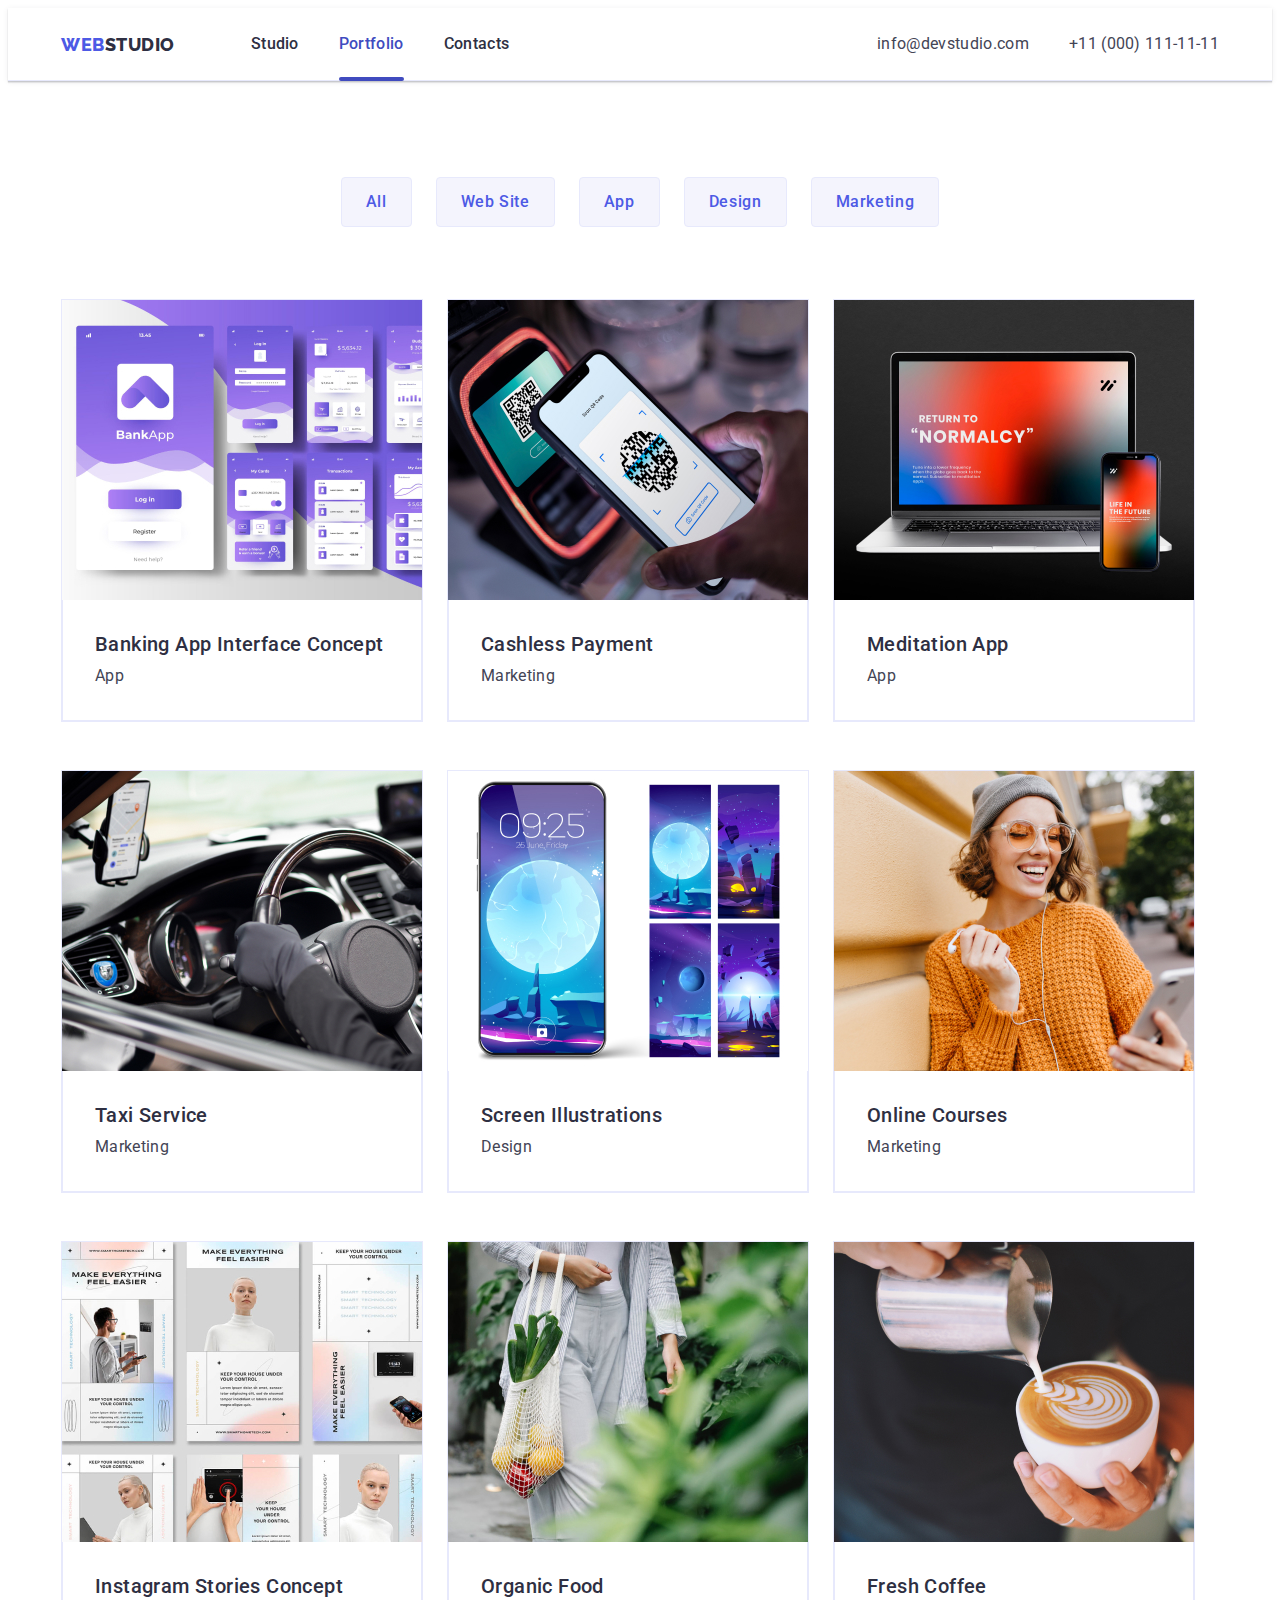
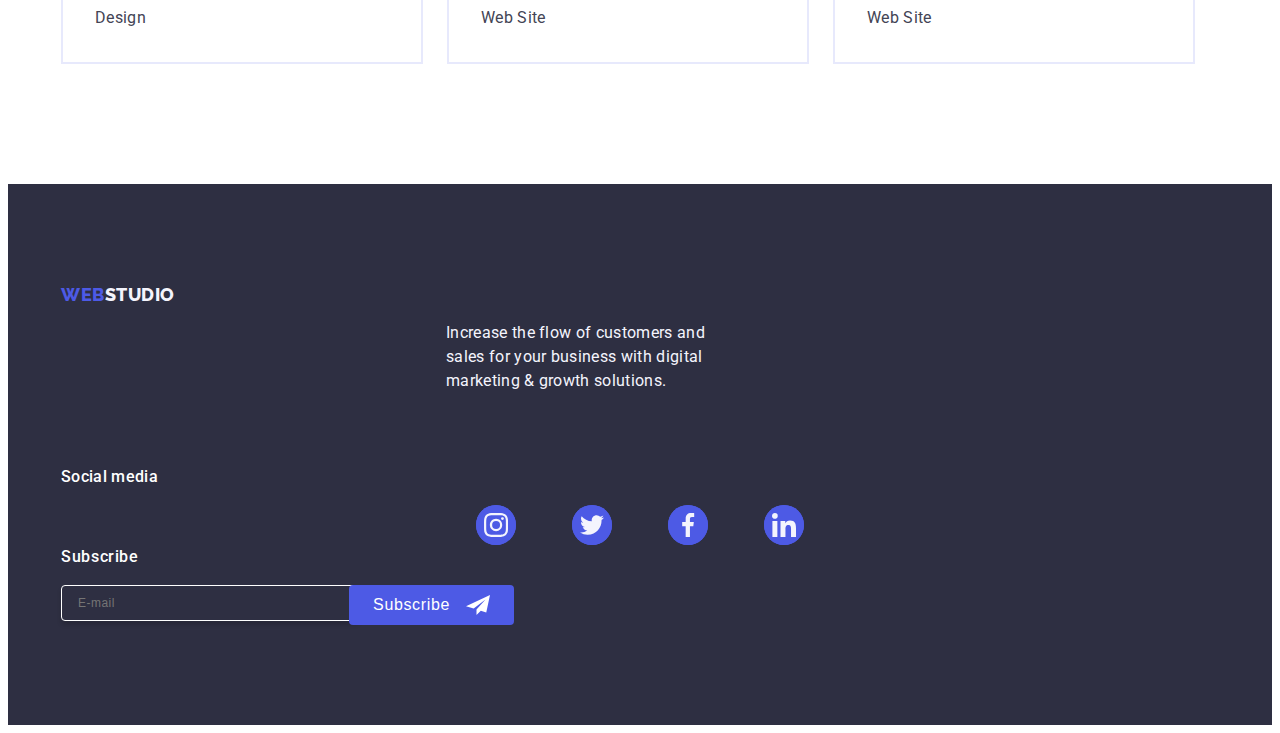
<file: portfolio.html>
<!DOCTYPE html>
<html lang="en">
  <head>
    <meta charset="UTF-8" />
    <meta name="viewport" content="width=device-width, initial-scale=1.0" />
    <title>Document</title>
    <link rel="preconnect" href="https://fonts.googleapis.com" />
    <link rel="preconnect" href="https://fonts.gstatic.com" crossorigin />
    <link
      href="https://fonts.googleapis.com/css2?family=Raleway:wght@800&family=Roboto:wght@400;500;700;900&display=swap"
      rel="stylesheet"
    />
    <link
      rel="stylesheet"
      href="https://cdnjs.cloudflare.com/ajax/libs/modern-normalize/2.0.0/modern-normalize.min.css"
      integrity="sha512-4xo8blKMVCiXpTaLzQSLSw3KFOVPWhm/TRtuPVc4WG6kUgjH6J03IBuG7JZPkcWMxJ5huwaBpOpnwYElP/m6wg=="
      crossorigin="anonymous"
      referrerpolicy="no-referrer"
    />
    <link rel="stylesheet" href="./css/style.css" />
  </head>

  <body>
    <!--HEADER-->
    <header class="page-header">
      <div class="container header-container">
        <nav class="page-nav">
          <a class="logo link" href="./index.html"
            >Web<span class="logo-studio">Studio</span>
          </a>

          <ul class="menu list">
            <li class="menu-item">
              <a class="menu-link link" href="./index.html">Studio</a>
            </li>
            <li class="menu-item">
              <a class="menu-link link current" href="./portfolio.html"
                >Portfolio</a
              >
            </li>
            <li class="menu-item">
              <a class="menu-link link" href="">Contacts</a>
            </li>
          </ul>
        </nav>
        <address class="contact-address">
          <ul class="address-list list">
            <li class="address-item">
              <a
                class="contact-mail-number link"
                href="mailto:info@devstudio.com"
                >info@devstudio.com</a
              >
            </li>
            <li class="address-item">
              <a class="contact-mail-number link" href="tel:+110001111111"
                >+11 (000) 111-11-11</a
              >
            </li>
          </ul>
        </address>
      </div>
    </header>
    <!--MENU PAGE-->
    <main class="main">
      <section class="section-filter">
        <div class="container">
          <h1 class="visually-hidden">Filters</h1>
          <ul class="filter-list list">
            <li class="filter-item">
              <button class="filter-button link" type="button">All</button>
            </li>
            <li class="filter-item">
              <button class="filter-button link" type="button">Web Site</button>
            </li>
            <li class="filter-item">
              <button class="filter-button link" type="button">App</button>
            </li>
            <li class="filter-item">
              <button class="filter-button link" type="button">Design</button>
            </li>
            <li class="filter-item">
              <button class="filter-button link" type="button">
                Marketing
              </button>
            </li>
          </ul>

          <ul class="example-list list">
            <li class="example-item">
              <a class="example-link link" href="">
                <div class="example-thumb">
                  <img
                    class="example-ill"
                    src="./images/portfolioimg1.jpg"
                    alt="interface concept"
                    width="360"
                  />

                  <p class="overlay-text">
                    14 Stylish and User-Friendly App Design Concepts · Task
                    Manager App · Calorie Tracker App · Exotic Fruit Ecommerce
                    App · Cloud Storage App
                  </p>
                </div>
                <div class="container-menu">
                  <h2 class="suptitle example-title">
                    Banking App Interface Concept
                  </h2>
                  <p class="section-description example">App</p>
                </div>
              </a>
            </li>
            <li class="example-item">
              <a class="example-link link" href="">
                <div class="example-thumb">
                  <img
                    class="example-ill"
                    src="./images/portfolioimg2.jpg"
                    alt="pone scan thr code"
                    width="360"
                  />

                  <p class="overlay-text">
                    14 Stylish and User-Friendly App Design Concepts · Task
                    Manager App · Calorie Tracker App · Exotic Fruit Ecommerce
                    App · Cloud Storage App
                  </p>
                </div>
                <div class="container-menu">
                  <h2 class="suptitle example-title">Cashless Payment</h2>
                  <p class="section-description example">Marketing</p>
                </div>
              </a>
            </li>
            <li class="example-item">
              <a class="example-link link" href="">
                <div class="example-thumb">
                  <img
                    class="example-ill"
                    src="./images/portfolioimg3.jpg"
                    alt="computer monitor and phone screen"
                    width="360"
                  />

                  <p class="overlay-text">
                    14 Stylish and User-Friendly App Design Concepts · Task
                    Manager App · Calorie Tracker App · Exotic Fruit Ecommerce
                    App · Cloud Storage App
                  </p>
                </div>
                <div class="container-menu">
                  <h2 class="suptitle example-title">Meditation App</h2>
                  <p class="section-description example">App</p>
                </div>
              </a>
            </li>
            <li class="example-item">
              <a class="example-link link" href="">
                <div class="example-thumb">
                  <img
                    class="example-ill"
                    src="./images/portfolioimg4.jpg"
                    alt="car steering wheel and phone screen"
                    width="360"
                  />

                  <p class="overlay-text">
                    14 Stylish and User-Friendly App Design Concepts · Task
                    Manager App · Calorie Tracker App · Exotic Fruit Ecommerce
                    App · Cloud Storage App
                  </p>
                </div>
                <div class="container-menu">
                  <h2 class="suptitle example-title">Taxi Service</h2>
                  <p class="section-description example">Marketing</p>
                </div>
              </a>
            </li>
            <li class="example-item">
              <a class="example-link link" href="">
                <div class="example-thumb">
                  <img
                    class="example-ill"
                    src="./images/portfolioimg5.jpg"
                    alt="photo screensaver"
                    width="360"
                  />

                  <p class="overlay-text">
                    14 Stylish and User-Friendly App Design Concepts · Task
                    Manager App · Calorie Tracker App · Exotic Fruit Ecommerce
                    App · Cloud Storage App
                  </p>
                </div>
                <div class="container-menu">
                  <h2 class="suptitle example-title">Screen Illustrations</h2>
                  <p class="section-description example">Design</p>
                </div>
              </a>
            </li>
            <li class="example-item">
              <a class="example-link link" href="">
                <div class="example-thumb">
                  <img
                    class="example-ill"
                    src="./images/portfolioimg6.jpg"
                    alt="girl with headphones"
                    width="360"
                  />

                  <p class="overlay-text">
                    14 Stylish and User-Friendly App Design Concepts · Task
                    Manager App · Calorie Tracker App · Exotic Fruit Ecommerce
                    App · Cloud Storage App
                  </p>
                </div>
                <div class="container-menu">
                  <h2 class="suptitle example-title">Online Courses</h2>
                  <p class="section-description example">Marketing</p>
                </div>
              </a>
            </li>
            <li class="example-item">
              <a class="example-link link" href="">
                <div class="example-thumb">
                  <img
                    class="example-ill"
                    src="./images/portfolioimg7.jpg"
                    alt="stories examples"
                    width="360"
                  />

                  <p class="overlay-text">
                    14 Stylish and User-Friendly App Design Concepts · Task
                    Manager App · Calorie Tracker App · Exotic Fruit Ecommerce
                    App · Cloud Storage App
                  </p>
                </div>
                <div class="container-menu">
                  <h2 class="suptitle example-title">
                    Instagram Stories Concept
                  </h2>
                  <p class="section-description example">Design</p>
                </div>
              </a>
            </li>
            <li class="example-item">
              <a class="example-link link" href="">
                <div class="example-thumb">
                  <img
                    class="example-ill"
                    src="./images/portfolioimg8.jpg"
                    alt="girl with a basket of food"
                    width="360"
                  />

                  <p class="overlay-text">
                    14 Stylish and User-Friendly App Design Concepts · Task
                    Manager App · Calorie Tracker App · Exotic Fruit Ecommerce
                    App · Cloud Storage App
                  </p>
                </div>
                <div class="container-menu">
                  <h2 class="suptitle example-title">Organic Food</h2>
                  <p class="section-description example">Web Site</p>
                </div>
              </a>
            </li>
            <li class="example-item">
              <a class="example-link link" href="">
                <div class="example-thumb">
                  <img
                    class="example-ill"
                    src="./images/portfolioimg9.jpg"
                    alt="cup of coffee with milk"
                    width="360"
                  />

                  <p class="overlay-text">
                    14 Stylish and User-Friendly App Design Concepts · Task
                    Manager App · Calorie Tracker App · Exotic Fruit Ecommerce
                    App · Cloud Storage App
                  </p>
                </div>
                <div class="container-menu">
                  <h2 class="suptitle example-title">Fresh Coffee</h2>
                  <p class="section-description example">Web Site</p>
                </div>
              </a>
            </li>
          </ul>
        </div>
      </section>
    </main>
    <!--FOOTER-->
    <footer class="footer">
      <div class="container contaniar-footer">
        <div class="footer-logo-container">
          <a class="logo-footer link" href="./index.html"
            >Web<span class="logo-studio dark">Studio</span>
          </a>
          <p class="section-description dark">
            Increase the flow of customers and sales for your business with
            digital marketing & growth solutions.
          </p>
        </div>

        <div class="footer-address-wrapper">
          <p class="footer-address-subject">Social media</p>
          <ul class="socials-footer social list">
            <li class="socials-item">
              <a
                class="socials-link"
                href=""
                target="_blank"
                rel="noreferrer noopener"
                aria-label="Instagram"
              >
                <svg class="socials-icon" width="24" height="24">
                  <use href="./images/icons.svg#icon-instagram2"></use>
                </svg>
              </a>
            </li>
            <li class="socials-item">
              <a
                class="socials-link"
                href=""
                target="_blank"
                rel="noreferrer noopener"
                aria-label="twitter"
              >
                <svg class="socials-icon" width="24" height="24">
                  <use href="./images/icons.svg#icon-twitter1"></use>
                </svg>
              </a>
            </li>
            <li class="socials-item">
              <a
                class="socials-link"
                href=""
                target="_blank"
                rel="noreferrer noopener"
                aria-label="facebook"
              >
                <svg class="socials-icon" width="24" height="24">
                  <use href="./images/icons.svg#icon-facebook1"></use>
                </svg>
              </a>
            </li>
            <li class="socials-item">
              <a
                class="socials-link"
                href=""
                target="_blank"
                rel="noreferrer noopener"
                aria-label="linkedin"
              >
                <svg class="socials-icon" width="24" height="24">
                  <use href="./images/icons.svg#icon-linkedin1"></use>
                </svg>
              </a>
            </li>
          </ul>
        </div>
        <div class="footer-form-div">
          <p class="subscribe">Subscribe</p>
          <form class="footer-form" name="subscribe-form">
            <label class="footer-label" for="email-footer">
              <input
                class="footer-form-input"
                type="email"
                name="email-footer"
                id="email-footer"
                placeholder="E-mail"
                required
                minlength="7"
            /></label>
            <button class="btn-footer" type="submit">
              Subscribe
              <svg class="footer-btn-icon" width="24" height="24">
                <use href="./images/icons.svg#icon-Frame"></use>
              </svg>
            </button>
          </form>
        </div>
      </div>
    </footer>
  </body>
</html>
</file>
<file: css/style.css>
:root {
  --primery-text-color: #2e2f42;
  --secondery-text-color: #434455;
  --brand-color: #4d5ae5;
  --pressed-color: #404bbf;
  --light-color: #f4f4fd;
  --wigth-color: #ffffff;
  --accent: #e7e9fc;
  --dairy: #fcfcfc;
  --GREEN: #31d0aa;
  --light-slate: #8e8f99;
  --primery-text: 'Roboto', sans-serif;
}

.list {
  list-style: none;
  margin: 0;
  padding: 0;
}
.link {
  text-decoration: none;
}
body {
  background-color: #ffffff;
  color: #434455;
  font-family: 'Roboto', sans-serif;
  font-weight: 400;
}
h1,
h2,
h3,
h4,
h5,
p {
  margin: 0;
}
img {
  display: block;
  max-width: 100%;
  height: auto;
}
.visually-hidden {
  position: absolute;
  width: 1px;
  height: 1px;
  margin: -1px;
  border: 0;
  padding: 0;

  white-space: nowrap;
  clip-path: inset(100%);
  clip: rect(0 0 0 0);
  overflow: hidden;
}

/*=========COMPONENTS======*/
.container {
  min-width: 320px;
  max-width: 428px;
  padding: 0 16px;
  margin: 0 auto;
}
/* Tablet screen */
@media only screen and (min-width: 768px) {
  .container {
    max-width: 768px;
    padding: 0 16px;
  }
}
/* Desktop screen */
@media only screen and (min-width: 1158px) {
  .container {
    max-width: 1158px;
  }
}
.hide {
  display: none;
}
.suptitle {
  color: var(--primery-text-color);
  font-size: 20px;
  font-weight: 500;
  line-height: 1.2;
  letter-spacing: 0.4px;
  text-align: center;
}

.menu-link {
  display: block;
  position: relative;
  padding: 24px 0;
  font-size: 16px;
  font-weight: 500;
  line-height: 1.5;
  letter-spacing: 0.32px;
  color: var(--primery-text-color);
  transition-property: color;
  transition-duration: 250ms;
  transition-timing-function: cubic-bezier(0.4, 0, 0.2, 1);
}
.menu-link:hover,
.menu-link:focus {
  color: var(--pressed-color);
}
.top-title {
  color: var(--primery-text-color);
  font-size: 36px;
  font-weight: 700;
  line-height: 1.11;
  letter-spacing: 0.72px;
  text-transform: capitalize;
  text-align: center;
  margin-bottom: 72px;
}

.logo {
  display: inline-flex;
  align-items: center;
  padding: 25.5px 0;
  color: var(--brand-color);
  font-family: Raleway, sans-serif;
  font-size: 18px;
  font-weight: 800;
  line-height: 1.17;
  letter-spacing: 0.54px;
  text-transform: uppercase;
  margin-right: 76px;
}
@media only screen and (min-width: 768px) {
  .logo {
    margin-right: 120px;
  }
}
@media only screen and (min-width: 1158px) {
  .logo {
    margin-right: 76px;
  }
}
.logo-studio {
  display: inline-flex;
  align-items: center;
  margin-right: auto;
  font-family: Raleway, sans-serif;
  color: var(--primery-text-color);
  font-size: 18px;
  font-weight: 800;
  line-height: 1.17;
  letter-spacing: 0.54px;
  text-transform: uppercase;
}
/*==========Sosials=========*/

.socials-item {
  width: 8;
  height: 8;
}
.socials-link {
  display: flex;
  align-items: center;
  justify-content: center;

  width: 100%;
  height: 100%;
}

/*==========/Sosials=========*/

/*==========/COMPONENTS========*/

/*=========HEADER=======*/
.page-nav {
  display: flex;
  align-items: center;
}
.page-header {
  border-bottom: 1px solid var(--accent);
  box-shadow: 0px 2px 1px rgba(46, 47, 66, 0.08),
    0px 1px 1px rgba(46, 47, 66, 0.16), 0px 1px 6px rgba(46, 47, 66, 0.08);
}
.header-container {
  display: flex;
  align-items: center;
  background: var(--wigth-color);
}

.menu {
  display: none;
}
@media only screen and (min-width: 768px) {
  .menu {
    display: flex;
    gap: 40px;
  }
}
@media only screen and (min-width: 1158px) {
  .menu {
    display: flex;
    gap: 40px;
  }
}
.menu-link.current {
  color: var(--pressed-color);
}
.menu-link.current::after {
  content: '';
  position: absolute;
  bottom: -1px;
  left: 0;
  width: 100%;
  height: 4px;
  background-color: transparent;
  display: block;
  border-radius: 2px;
  background-color: var(--pressed-color);
}
.contact-address {
  font-style: normal;
  margin-left: auto;
}

.address-list {
  display: none;
}
@media only screen and (min-width: 768px) {
  .address-list {
    display: flex;
    flex-wrap: wrap;
    justify-content: flex-end;
    gap: 12px;
  }
}
@media only screen and (min-width: 1158px) {
  .address-list {
    display: flex;
    gap: 40px;
  }
}
.contact-mail-number {
  display: flex;
  gap: 40px;
  color: var(--secondery-text-color);
  font-size: 16px;
  line-height: 1.5;
  letter-spacing: 0.32px;
  transition: color 250ms cubic-bezier(0.4, 0, 0.2, 1);
}
.contact-mail-number:hover,
.contact-mail-number:focus {
  color: var(--pressed-color);
}
.header-menu {
  display: flex;
  justify-content: center;
  align-content: center;
  background-color: transparent;
  padding: 0;
  border: none;
}
@media only screen and (min-width: 768px) {
  .header-menu {
    display: none;
  }
}
.header-menu-icon {
  stroke: black;
}
/*============/HEADER=========*/

/*============HERO============*/

.section-hero {
  background-repeat: no-repeat;
  background-position: center;
  background-size: cover;
  min-height: 432px;
  padding: 112px 0;
  margin: 0 auto;

  background-color: rgba(46, 47, 66, 0.7);
  background-image: linear-gradient(
      rgba(46, 47, 66, 0.7),
      rgba(46, 47, 66, 0.7)
    ),
    url('../images/hero/mbi@1x.jpg');
  background-repeat: no-repeat;
  background-position: center;
  background-size: cover;
}
@media only screen and (min-resolution: 192dpi), (min-device-pixel-ratio: 2) {
  .section-hero {
    background-image: linear-gradient(
        rgba(46, 47, 66, 0.7),
        rgba(46, 47, 66, 0.7)
      ),
      url('../images/hero/mbil@2x.jpg');
  }
}
@media only screen and (min-width: 768px) {
  .section-hero {
    min-height: 436px;

    background-image: linear-gradient(
        rgba(46, 47, 66, 0.7),
        rgba(46, 47, 66, 0.7)
      ),
      url('../images/hero/tab@1x.jpg');
  }
}
@media only screen and (min-width: 768px) and (min-resolution: 192dpi),
  (min-width: 768px) and (min-device-pixel-ratio: 2) {
  .section-hero {
    background-image: linear-gradient(
        rgba(46, 47, 66, 0.7),
        rgba(46, 47, 66, 0.7)
      ),
      url('../images/hero/tab@2x.jpg');
  }
}
@media only screen and (min-width: 1158px) {
  .section-hero {
    min-height: 600px;
    padding: 188px 0;
    background-image: linear-gradient(
        rgba(46, 47, 66, 0.7),
        rgba(46, 47, 66, 0.7)
      ),
      url('../images/hero/peopleoffice1.jpg');
  }
}
@media only screen and (min-width: 1158px) {
  .section-hero {
    min-height: 600px;
    background-image: linear-gradient(
        rgba(46, 47, 66, 0.7),
        rgba(46, 47, 66, 0.7)
      ),
      url('..images/hero/peopleofficedesk@2x.jpg');
  }
}
@media only screen and (min-width: 1158px) and (min-resolution: 192dpi),
  (min-width: 1158px) and (min-device-pixel-ratio: 2) {
  .section-hero {
    background-image: linear-gradient(
        rgba(46, 47, 66, 0.7),
        rgba(46, 47, 66, 0.7)
      ),
      url('../images/hero/peopleofficedesk@2x.jpg');
  }
}

.hero-title {
  width: 100%;
  color: var(--WHITE, #fff);
  text-align: center;
  justify-content: center;
  font-size: 36px;
  font-weight: 700;
  line-height: 1.11;
  letter-spacing: 0.72px;
  text-transform: capitalize;
  margin: 0 auto;
  margin-bottom: 72px;
}

@media only screen and (min-width: 428px) {
  .hero-title {
    max-width: 320px;
  }
}

@media only screen and (min-width: 768px) {
  .hero-title {
    max-width: 496px;
    font-size: 56px;
    line-height: 1.07;
    letter-spacing: 1.12px;
    margin-bottom: 36px;
  }
}
@media only screen and (min-width: 1158px) {
  .hero-title {
    width: 496px;
    font-size: 56px;
    max-width: 496px;
    line-height: 1.07;
    letter-spacing: 1.12px;
    margin-bottom: 48px;
  }
}
.page-button {
  font-family: 'Roboto', sans-serif;
  color: var(--wigth-color);
  background: var(--brand-color);
  font-size: 16px;
  font-weight: 500;
  line-height: 1.5;
  letter-spacing: 0.64px;
  cursor: pointer;
  padding: 16px 32px;
  margin: 0 auto;
  display: block;
  border-radius: 4px;
  box-shadow: 0px 4px 4px 0px rgba(0, 0, 0, 0.15);
  min-width: 169px;
  height: 56px;
  border: none;
  transition: background-color 250ms cubic-bezier(0.4, 0, 0.2, 1);
}
.page-button:hover,
.page-button:focus {
  background: var(--pressed-color);
  border-radius: 4px;
}
/*============/HEARO==========*/

/*============ADVANTAGES=======*/
.section {
  padding: 96px 0;
}

.adventages-list {
  display: flex;
  flex-wrap: wrap;
  gap: 72px;
}
@media only screen and (min-width: 768px) {
  .adventages-list {
    gap: 72px 24px;
  }
}
@media only screen and (min-width: 1158px) {
  .adventages-list {
    gap: 24px;
  }
}
.adventages-item {
  width: 396px;
}
@media only screen and (min-width: 768px) {
  .adventages-item {
    width: calc((100% - 24px) / 2);
  }
}
@media only screen and (min-width: 1158px) {
  .adventages-item {
    flex-wrap: wrap;
    width: calc((100% - 72px) / 4);
    text-align: -webkit-match-parent;
  }
}

.advantage-title {
  display: flex;
  justify-content: center;
  margin-bottom: 8px;
  color: var(--primery-text-color);

  font-size: 36px;

  font-weight: 700;
  line-height: 1.11;
  letter-spacing: 0.72px;
  text-transform: capitalize;
}
@media only screen and (min-width: 768px) {
  .advantage-title {
    justify-content: flex-start;
  }
}

@media only screen and (min-width: 1158px) {
  .advantage-title {
    font-size: 20px;

    font-weight: 500;
    line-height: 1.2;
    letter-spacing: 0.4px;
  }
}
.suptitle.advantage-title {
  text-align: -webkit-match-parent;
}

.benefits-wrapper {
  display: flex;
  align-items: center;
  justify-content: center;
  width: 264px;
  height: 112px;
  border-radius: 4px;
  background: var(--light-color);
  margin-bottom: 8px;
}
@media only screen and (max-width: 1157px) {
  .benefits-wrapper {
    display: none;
  }
}
/*============/ADVANTAGES=======*/
/*============About============*/
.section-about {
  display: none;
}
@media only screen and (min-width: 1158px) {
  .section-about {
    display: flex;
    padding-bottom: 120px;
  }
}
.about-list {
  display: flex;
  gap: 24px;
}
.about-item {
  width: calc((100% - 24px * 2) / 3);
}
/*============/About============*/

/*============TEAM============*/

.section.information-section {
  background-color: var(--light-color);
}
.information-list {
  display: flex;
  gap: 72px;
  flex-wrap: wrap;
  justify-content: center;
}
@media only screen and (min-width: 768px) {
  .information-list {
    gap: 64px 24px;
    flex-wrap: wrap;
    flex-direction: row;
    justify-content: center;
  }
}
@media only screen and (min-width: 1158px) {
  .information-list {
    gap: 24px;
    margin: 0 auto;
  }
}
.team-name {
  padding: 32px 0;
}
.information-iteam {
  width: 264px;
  background-color: var(--wigth-color);
  border-radius: 0px 0px 4px 4px;
  box-shadow: 0px 2px 1px 0px rgba(46, 47, 66, 0.08),
    0px 1px 1px 0px rgba(46, 47, 66, 0.16),
    0px 1px 6px 0px rgba(46, 47, 66, 0.08);
}
@media only screen and (min-width: 768px) {
  .information-iteam {
  }
}
@media only screen and (min-width: 1158px) {
  .information-iteam {
    width: 264px;
    height: 428px;
    background-color: var(--wigth-color);
    border-radius: 0px 0px 4px 4px;
    box-shadow: 0px 2px 1px 0px rgba(46, 47, 66, 0.08),
      0px 1px 1px 0px rgba(46, 47, 66, 0.16),
      0px 1px 6px 0px rgba(46, 47, 66, 0.08);
    width: calc((100% - 24px * 3) / 4);
  }
}
.suptitle.team-title {
  margin-bottom: 8px;
  text-align: center;
}

.section-description {
  align-self: stretch;

  color: var(--secondery-text-color);
  font-size: 16px;

  font-weight: 500;
  line-height: 1.5;
  letter-spacing: 0.32px;
}
@media only screen and (min-width: 1158px) {
  .section-description {
    font-weight: 400;
  }
}
.team-text {
  text-align: center;
}
.socials-team {
  display: flex;
  justify-content: center;
  align-items: center;
  gap: 24px;
  margin: 0 auto;
  margin-top: 8px;
}
.socials-link-team {
  display: flex;
  align-items: center;
  justify-content: center;
  width: 100%;
  height: 100%;
  border-radius: 50%;
  background-color: var(--brand-color);
  transition: background-color 250ms cubic-bezier(0.4, 0, 0.2, 1);
}
.socials-link-team:hover,
.socials-link-team:focus {
  border-radius: 50%;
  background-color: var(--pressed-color);
}

/*============/TEAM===========*/
/*=============Customers==========*/
.customers {
  padding: 96px 0;
}

@media only screen and (min-width: 1158px) {
  .customers {
    padding: 120px 0;
  }
}
.customers-list {
  display: flex;
  flex-wrap: wrap;
  gap: 72px 16px;
}
@media only screen and (min-width: 768px) {
  .customers-list {
    gap: 72px 24px;
  }
}

.customers-container {
  max-width: 428px;
}
@media only screen and (min-width: 768px) {
  .customers-container {
    max-width: 584px;
  }
}
@media only screen and (min-width: 1158px) {
  .customers-container {
    max-width: 1158px;
    padding: 0 15px;
  }
}
.customers-iteam {
  width: 190px;
  height: 88px;
  width: calc((100% - 16px) / 2);
}
@media only screen and (min-width: 768px) {
  .customers-iteam {
    width: 168px;
    height: 88px;
    width: calc((100% - 24px * 2) / 3);
  }
}
@media only screen and (min-width: 1158px) {
  .customers-iteam {
    width: 168px;
    height: 88px;
    width: calc((100% - 24px * 5) / 6);
  }
}

.customers-icons-iteam {
  width: 104px;
  height: 56px;
  fill: currentColor;
}
.customers-icons-link {
  display: flex;
  align-items: center;
  justify-content: center;
  color: var(--light-slate);
  width: 100%;
  height: 100%;
  border-radius: 4px;
  border: 1px solid var(--light-slate);
  fill: var(--light-slate);
  transition: border-color 250ms cubic-bezier(0.4, 0, 0.2, 1),
    color 250ms cubic-bezier(0.4, 0, 0.2, 1);
}
.customers-icons-link:hover,
.customers-icons-link:focus {
  fill: var(--pressed-color);
  border-radius: 4px;
  border: 1px solid var(--pressed-color);
  color: var(--pressed-color);
}
/*=============/Customers========*/
/*============FOOTER==========*/

.footer {
  padding: 96px 0;
  background-color: var(--primery-text-color);
}

@media only screen and (min-width: 1158px) {
  .footer {
    padding: 100px 0;
  }
}
.container-footer {
  display: block;
  text-align: center;
  min-width: 320px;
  max-width: 428px;
}
@media only screen and (max-width: 767px) {
  .contaniar-footer {
    display: flex;
    justify-content: center;
  }
}
@media only screen and (min-width: 768px) {
  .container-footer {
    display: flex;

    max-width: 768px;
    flex-wrap: wrap;
    padding: 0px 108px;
  }
}
@media only screen and (min-width: 768px) and (max-width: 1157px) {
  .contaniar-footer {
    padding: 0 108px;
  }
}
@media only screen and (min-width: 1158px) {
  .container-footer {
    display: flex;
    flex-wrap: wrap;
    gap: 0;
    max-width: 1158px;
    padding: 0 15px;
  }
}
.footer-logo-container {
  margin-bottom: 72px;
}
@media only screen and (min-width: 786px) {
  .footer-logo-container {
    margin-right: 24px;
  }
}
@media only screen and (min-width: 1158px) {
  .footer-logo-container {
    display: block;
    margin-right: 120px;
  }
}
.section-description.dark {
  width: 268px;
  color: var(--light-color);
  font-size: 16px;
  line-height: 1.5;
  letter-spacing: 0.32px;
  text-align: left;
  font-weight: 400;

  margin: 0 auto;
}
.logo-footer {
  display: block;
  text-align: center;
  color: var(--brand-color);
  font-family: Raleway, sans-serif;
  font-size: 18px;
  font-weight: 800;
  line-height: 1.17;
  letter-spacing: 0.54px;
  text-transform: uppercase;
  margin-bottom: 16px;
}
@media only screen and (min-width: 768px) {
  .logo-footer {
    text-align: left;
  }
}
.dark {
  color: var(--light-color);
}
.footer-address-wrapper {
  margin-bottom: 72px;
}
@media only screen and (min-width: 768px) {
  .footer-address-wrapper {
    margin-bottom: 0;
    margin-right: 0;
  }
}
@media only screen and (min-width: 1158px) {
  .footer-address-wrapper {
    margin-bottom: 0;
    margin-right: auto;
  }
}
.footer-address-subject {
  margin-bottom: 16px;

  font-size: 16px;

  font-weight: 500;
  line-height: 1.5;
  letter-spacing: 0.32px;
  color: var(--wigth-color);
}
@media only screen and (min-width: 768px) {
  .footer-address-subject {
    text-align: left;
  }
}
.socials-footer {
  display: flex;
  gap: 16px;
  align-content: center;
  justify-content: center;
}

.footer-form-div {
  max-width: 453px;
  width: 100%;
}
@media only screen and (min-width: 768px) {
  .footer-form-div {
    display: inline-block;
    width: 453px;
    height: 80px;
  }
}
@media only screen and (min-width: 1158px) {
  .footer-form-div {
    display: block;
    width: 453px;
    height: 80px;
  }
}
.socials {
  display: flex;
  gap: 24px;
}
.socials-item {
  width: 40px;
  height: 40px;
  border-radius: 50%;
  background-color: var(--brand-color);
  transition: background-color 250ms cubic-bezier(0.4, 0, 0.2, 1);
}
.socials-link {
  display: flex;
  align-items: center;
  justify-content: center;
  width: 100%;
  height: 100%;
  border-radius: 50%;
  background-color: var(--brand-color);
  transition: background-color 250ms cubic-bezier(0.4, 0, 0.2, 1);
}
.socials-link:hover,
.socials-link:focus {
  border-radius: 50%;
  background-color: var(--GREEN);
}
.socials-icon {
  fill: var(--light-color);

  transition: fill var(--fast-trns);
}
.subscribe {
  color: var(--wigth-color);
  font-size: 16px;
  font-weight: 500;
  line-height: 1.5;
  letter-spacing: 0.64px;
  margin-bottom: 16px;
}
@media only screen and (min-width: 768px) {
  .subscribe {
    text-align: left;
  }
}

@media only screen and (min-width: 768px) {
  .footer-form {
    display: flex;
    gap: 24px;
  }
}
.footer-label {
  display: block;
  margin-bottom: 16px;
}
@media only screen and (min-width: 768px) {
  .footer-label {
    flex-grow: 1;
    margin: 0;
  }
}
.footer-form-input {
  width: 100%;
  padding: 8px 16px;
  font-size: 12px;
  line-height: 1.5;
  letter-spacing: 0.48px;
  color: var(--wigth-color);
  background-color: transparent;
  border-radius: 4px;
  border: 1px solid var(--wigth-color);
  box-shadow: 0px 4px 4px 0px rgba(0, 0, 0, 0.15);
  outline: transparent;
}
.placeholder {
  color: var(--wigth-color);
}

.btn-footer {
  display: inline-flex;
  justify-content: center;
  align-items: center;
  gap: 16px;
  border: none;
  border-radius: 4px;
  background: var(--brand-color);
  color: var(--wigth-color);
  text-align: center;
  font-size: 16px;
  font-weight: 500;
  line-height: 1.5;
  letter-spacing: 0.04em;
  cursor: pointer;
  border: none;
  padding: 8px 24px;
}
.footer-btn-icon {
  fill: var(--wigth-color);
}

/*=============/FOOTER=========*/
/*=============Modal window======*/
.backdrop {
  position: fixed;
  top: 0;
  left: 0;
  width: 100%;
  height: 100%;
  background-color: rgba(46, 47, 66, 0.4);
  transition: opacity 250ms cubic-bezier(0.4, 0, 0.2, 1),
    visibility 250ms cubic-bezier(0.4, 0, 0.2, 1);

  background-image: linear-gradient(
    rgba(46, 47, 66, 0.4),
    rgba(46, 47, 66, 0.4)
  );
}
.backdrop.is-hidden {
  opacity: 0;
  pointer-events: none;
  visibility: hidden;
}
.modal {
  position: absolute;
  top: 50%;
  left: 50%;
  transform: translateX(-50%) translateY(-50%);
  width: 100%;
  min-height: 584px;
  padding: 72px 16px 24px 16px;
  background: var(--dairy);
  border-radius: 4px;
  padding: 72px 16px 16px 16px;
  box-shadow: 0px 1px 1px rgba(0, 0, 0, 0.14), 0px 1px 3px rgba(0, 0, 0, 0.12),
    0px 2px 1px rgba(0, 0, 0, 0.2);
  transition: transform 250ms cubic-bezier(0.4, 0, 0.2, 1);
}
@media only screen and (min-width: 482px) {
  .modal {
    width: 392px;
  }
}

@media only screen and (min-width: 768px) {
  .modal {
    width: 408px;
    padding: 72px 24px 24px 24px;
  }
}
.modal-button {
  position: absolute;
  top: 24px;
  right: 24px;
  display: flex;
  align-items: center;
  justify-content: center;
  cursor: pointer;
  padding: 0;
  width: 24px;
  height: 24px;
  border-radius: 50%;
  border: 1px solid rgba(0, 0, 0, 0.1);
  background-color: var(--accent);
  transition: background-color 250ms cubic-bezier(0.4, 0, 0.2, 1),
    border 250ms cubic-bezier(0.4, 0, 0.2, 1);
}
.modal-btn-icon {
  stroke-width: 1px;
  stroke: rgba(0, 0, 0, 0.1);
  transition: fill 250ms cubic-bezier(0.4, 0, 0.2, 1);
}
.modal-button:hover,
.modal-button:focus {
  fill: var(--wigth-color);
  border: none;
  border-radius: 50%;
  background-color: var(--pressed-color);
}
.modal-caption {
  display: flex;
  text-align: center;
  justify-content: center;
  margin-bottom: 16px;

  color: var(--primery-text-color);
  font-size: 16px;
  font-weight: 500;
  line-height: 1.5;
  letter-spacing: 0.32px;
}

.form-box {
  margin-bottom: 8px;
}
.form-box-comment {
  margin-bottom: 16px;
}
.form-label {
  display: block;
  margin-bottom: 4px;

  color: var(--light-slate);
  font-size: 12px;
  font-weight: 400;
  line-height: 1.17;
  letter-spacing: 0.48px;
}
.modal-form {
  align-items: center;
}
.form-input {
  width: 100%;
  height: 40px;
  padding: 11px 38px;
  border-radius: 4px;
  border: 1px solid rgba(46, 47, 66, 0.4);
  outline: transparent;
  background-color: transparent;
  transition: border-color 250ms cubic-bezier(0.4, 0, 0.2, 1);
}

.form-input:focus {
  border-radius: 4px;
  border: 1px solid var(--IRIS, #4d5ae5);
}
.form-field {
  position: relative;
}
.form-icon {
  position: absolute;
  top: 50%;
  left: 16px;
  fill: var(--primery-text-color);

  transform: translateY(-50%);
  transition: fill 250ms cubic-bezier(0.4, 0, 0.2, 1);
}
.form-input:focus + .form-icon {
  fill: var(--brand-color);
}
.form-comment {
  font-size: 12px;
  line-height: 1.17;
  letter-spacing: 0.04em;
  width: 100%;
  height: 120px;
  padding: 8px 16px;
  color: rgba(46, 47, 66, 0.4);
  border-radius: 4px;
  border: 1px solid var(--NAVY-BLUE-modal, rgba(46, 47, 66, 0.4));
  outline: transparent;
  resize: none;
  background-color: transparent;
  transition: border-color 250ms cubic-bezier(0.4, 0, 0.2, 1);
}
.form-comment::placeholder {
  color: var(--light-slate);
}
.form-checkbox {
  margin-bottom: 24px;
}
.form-comment:focus {
  border-radius: 4px;
  border: 1px solid var(--brand-color);
}

.form-agreement {
  display: flex;
  align-items: center;
  margin-bottom: 24px;
}
.custom-checkbox {
  display: inline-flex;
  align-items: center;
  justify-content: center;
  width: 16px;
  height: 16px;
  fill: transparent;
  background-color: transparent;
  flex-shrink: 0;
  border: 1px solid rgba(46, 47, 66, 0.4);
  border-radius: 2px;
  margin-right: 8px;
  transition: background-color 250ms cubic-bezier(0.4, 0, 0.2, 1),
    border 250ms cubic-bezier(0.4, 0, 0.2, 1),
    fill 250ms cubic-bezier(0.4, 0, 0.2, 1);
}

.checkbox:checked + .form-agreement .custom-checkbox {
  fill: var(--light-color);
  background-color: var(--pressed-color);
  border: none;
  border-color: transparent;
}

input[type='checkbox']:checked + .custom-checkbox > .custom-checkbox-icon {
  fill: var(--wigth-color);
}
.form-agreement-link {
  margin-left: 4px;
  text-decoration-line: underline;
  color: var(--brand-color);
  font-size: 12px;

  line-height: 16px;
  letter-spacing: 0.48px;
}
.form-agreement {
  display: block;
  color: var(--light-slate);

  font-size: 12px;

  font-weight: 400;
  line-height: 1.17;
  letter-spacing: 0.48px;
  user-select: none;
}

/*=============/Modal window======*/
.menu-container {
  display: flex;
  flex-direction: column;
  position: fixed;
  top: 0;
  left: 0;
  width: 100vw;
  height: 100vh;
  padding: 80px 35px 40px 40px;
  background-color: var(--wigth-color);
  z-index: 999;

  transform: translateX(100%);
  transition: transform 250ms ease-in-out;
}

.menu-container.is-open {
  transform: translateX(0);
}

.menu-container .menu-toggle {
  position: absolute;
  display: flex;
  flex-wrap: wrap;
  align-content: center;
  justify-content: center;
  top: 24px;
  right: 24px;

  width: 24px;
  height: 24px;
  background-color: transparent;
  border: 1px solid rgba(0, 0, 0, 0.1);
  border-radius: 50%;
}
.menu-toggle-icon {
  stroke: #2e2f42;
}
.mobile-menu {
  margin-bottom: auto;
}
.mobile-menu-item:not(:last-child) {
  margin-bottom: 40px;
}
.mobile-menu-link {
  font-size: 36px;
  color: var(--primery-text-color);
  font-weight: 700;
  line-height: 1.11;
  letter-spacing: 0.72px;
  text-transform: capitalize;
}
@media only screen and (max-width: 428px) {
  .socials-footer.social {
    justify-content: space-between;
  }
}
@media only screen and (min-width: 428px) {
  .socials-footer.social {
    gap: 56px;
  }
}

.mobile-menu-link.current {
  color: var(--pressed-color);
}
.mobile-contacts {
  margin-bottom: 48px;
}
.mobile-contatcs-item:not(:last-child) {
  margin-bottom: 40px;
}
.mobile-contacts-link {
  color: var(--SLATE, #434455);

  font-size: 20px;

  font-weight: 500;
  line-height: 1.2;
  letter-spacing: 0.4px;
}
.mobile-contacts-link.active {
  color: var(--IRIS, #4d5ae5);

  font-weight: 700;
  line-height: 1.1;
  letter-spacing: 0.72px;
  text-transform: capitalize;
}
@media only screen and (min-width: 428px) {
  .mobile-contacts-link.active {
    font-size: 36px;
  }
}

/*===============PORTFOLIO======*/
.section-filter {
  padding-top: 96px;
  padding-bottom: 120px;
}
.filter-list {
  display: flex;
  align-items: center;
  gap: 24px;
  justify-content: center;
  margin-bottom: 72px;
}

.filter-button {
  font-family: 'Roboto', sans-serif;
  color: var(--brand-color);
  font-size: 16px;
  font-weight: 500;
  line-height: 1.5;
  letter-spacing: 0.64px;
  background-color: var(--light-color);
  cursor: pointer;
  padding: 12px 24px;
  border-radius: 4px;
  border: 1px solid var(--accent);
  transition: color 250ms cubic-bezier(0.4, 0, 0.2, 1),
    background-color 250ms cubic-bezier(0.4, 0, 0.2, 1),
    border-color 250ms cubic-bezier(0.4, 0, 0.2, 1),
    box-shadow 250ms cubic-bezier(0.4, 0, 0.2, 1);
}
.filter-button:hover,
.filter-button:focus {
  color: var(--wigth-color);
  background: var(--pressed-color);
  border-radius: 4px;
  border: 1px solid transparent;
  box-shadow: 0px 2px 2px 0px rgba(0, 0, 0, 0.12),
    0px 2px 1px 0px rgba(0, 0, 0, 0.08), 0px 3px 1px 0px rgba(0, 0, 0, 0.1);
}
.container-menu {
  padding: 32px 16px;
  border: 1px solid var(--accent);
  border-top: none;
}
.example-item {
  border: 1px solid var(--accent);
  background: var(--wigth-color);
  width: calc((100% - 24px * 2) / 3);
  max-width: 360px;
}

.example-list {
  display: flex;
  gap: 24px;
  flex-wrap: wrap;
  row-gap: 48px;
}
.suptitle.example-title {
  margin-bottom: 8px;
  margin-left: 16px;
  text-align: left;
}
.section-description.example {
  margin-left: 16px;
  text-align: left;
}

.example-thumb {
  position: relative;
  overflow: hidden;
}
.overlay-text {
  color: var(--light-color);
  font-size: 16px;
  line-height: 1.5;
  letter-spacing: 0.32px;
  position: absolute;
  top: 0;
  left: 0;
  width: 100%;
  height: 100%;
  background: var(--brand-color);
  padding: 40px 32px;
  transform: translateY(100%);
  transition: transform 250ms cubic-bezier(0.4, 0, 0.2, 1);
}
.example-link {
  display: block;
  transition: box-shadow 250ms cubic-bezier(0.4, 0, 0.2, 1);
}
.example-link:hover .overlay-text {
  transform: translateY(0%);

  box-shadow: 0px 2px 1px 0px rgba(46, 47, 66, 0.08),
    0px 1px 1px 0px rgba(46, 47, 66, 0.16),
    0px 1px 6px 0px rgba(46, 47, 66, 0.08);
}

.example-link:focus .overlay-text {
  transform: translateY(0%);
}
.example-link:focus,
.example-link:hover {
  box-shadow: 0px 2px 1px 0px rgba(46, 47, 66, 0.08),
    0px 1px 1px 0px rgba(46, 47, 66, 0.16),
    0px 1px 6px 0px rgba(46, 47, 66, 0.08);
}

/*==============/PORTFOLIO=======*/
</file>
